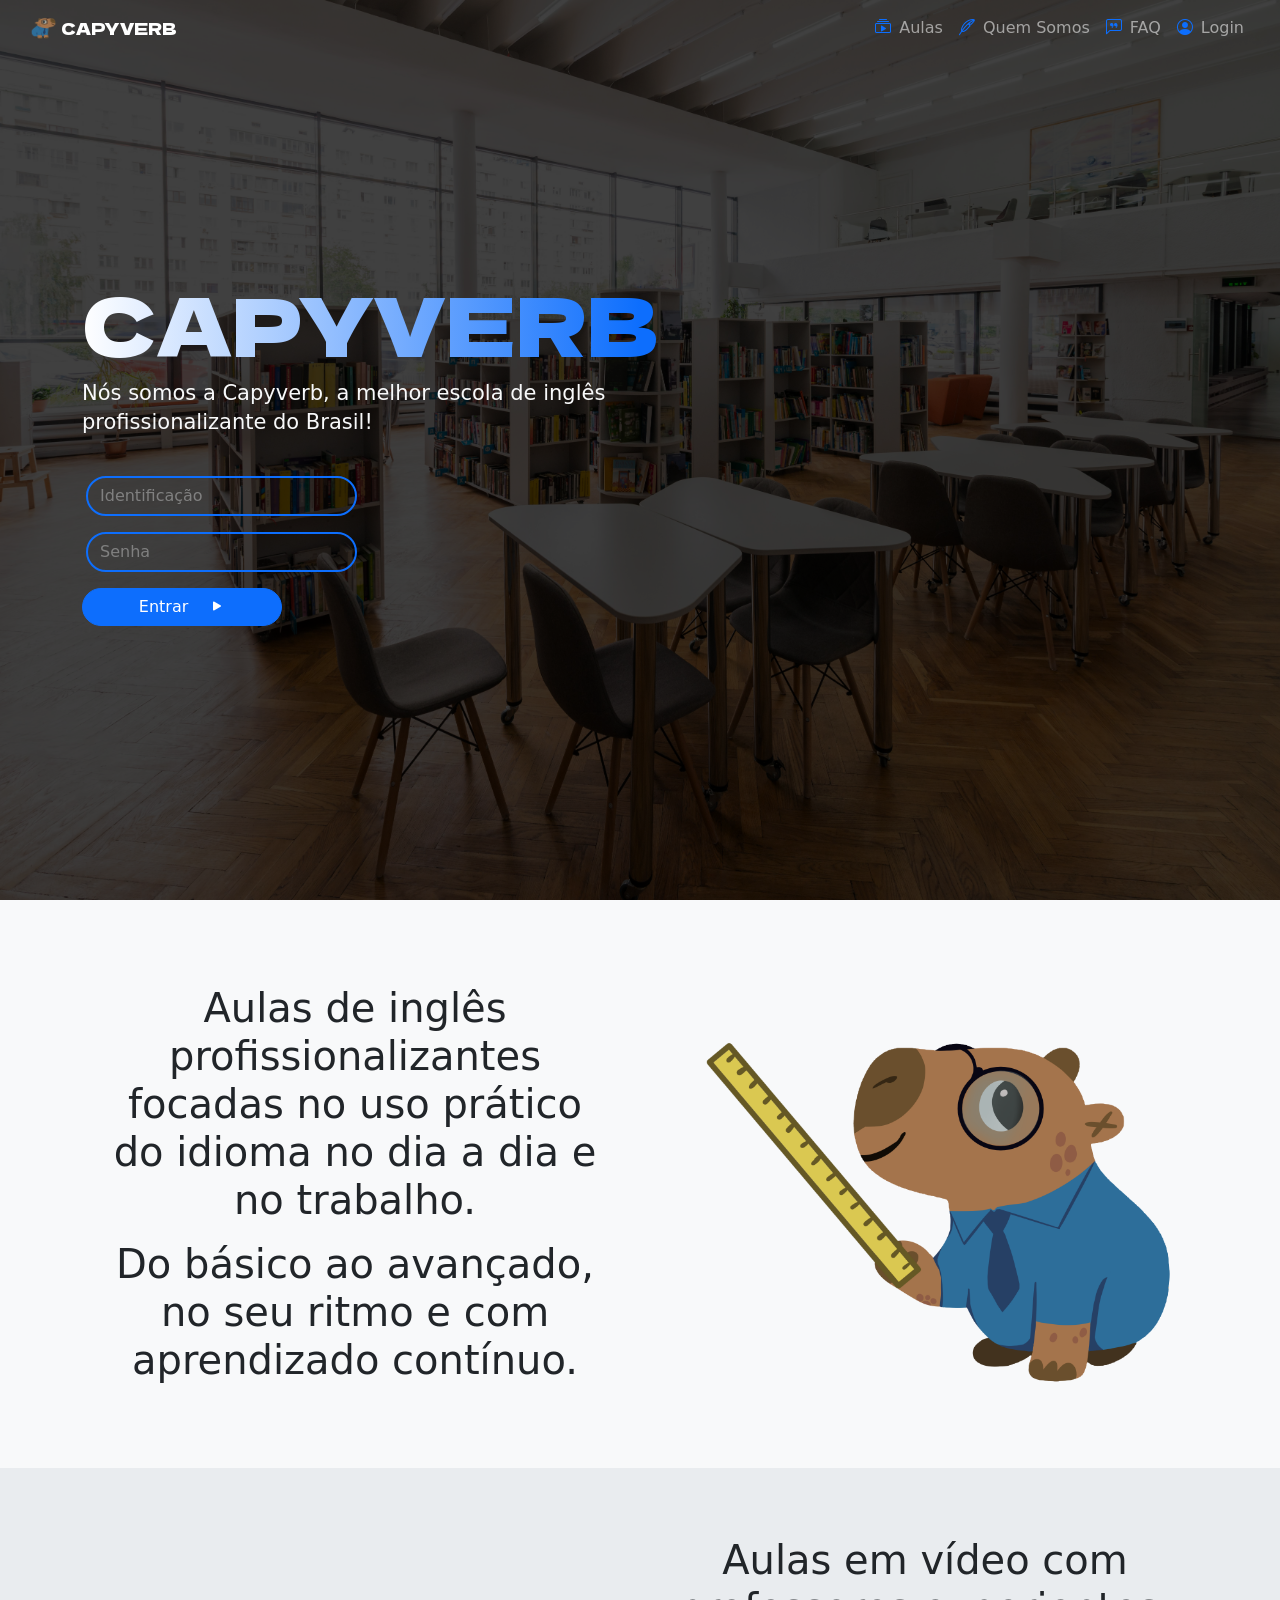
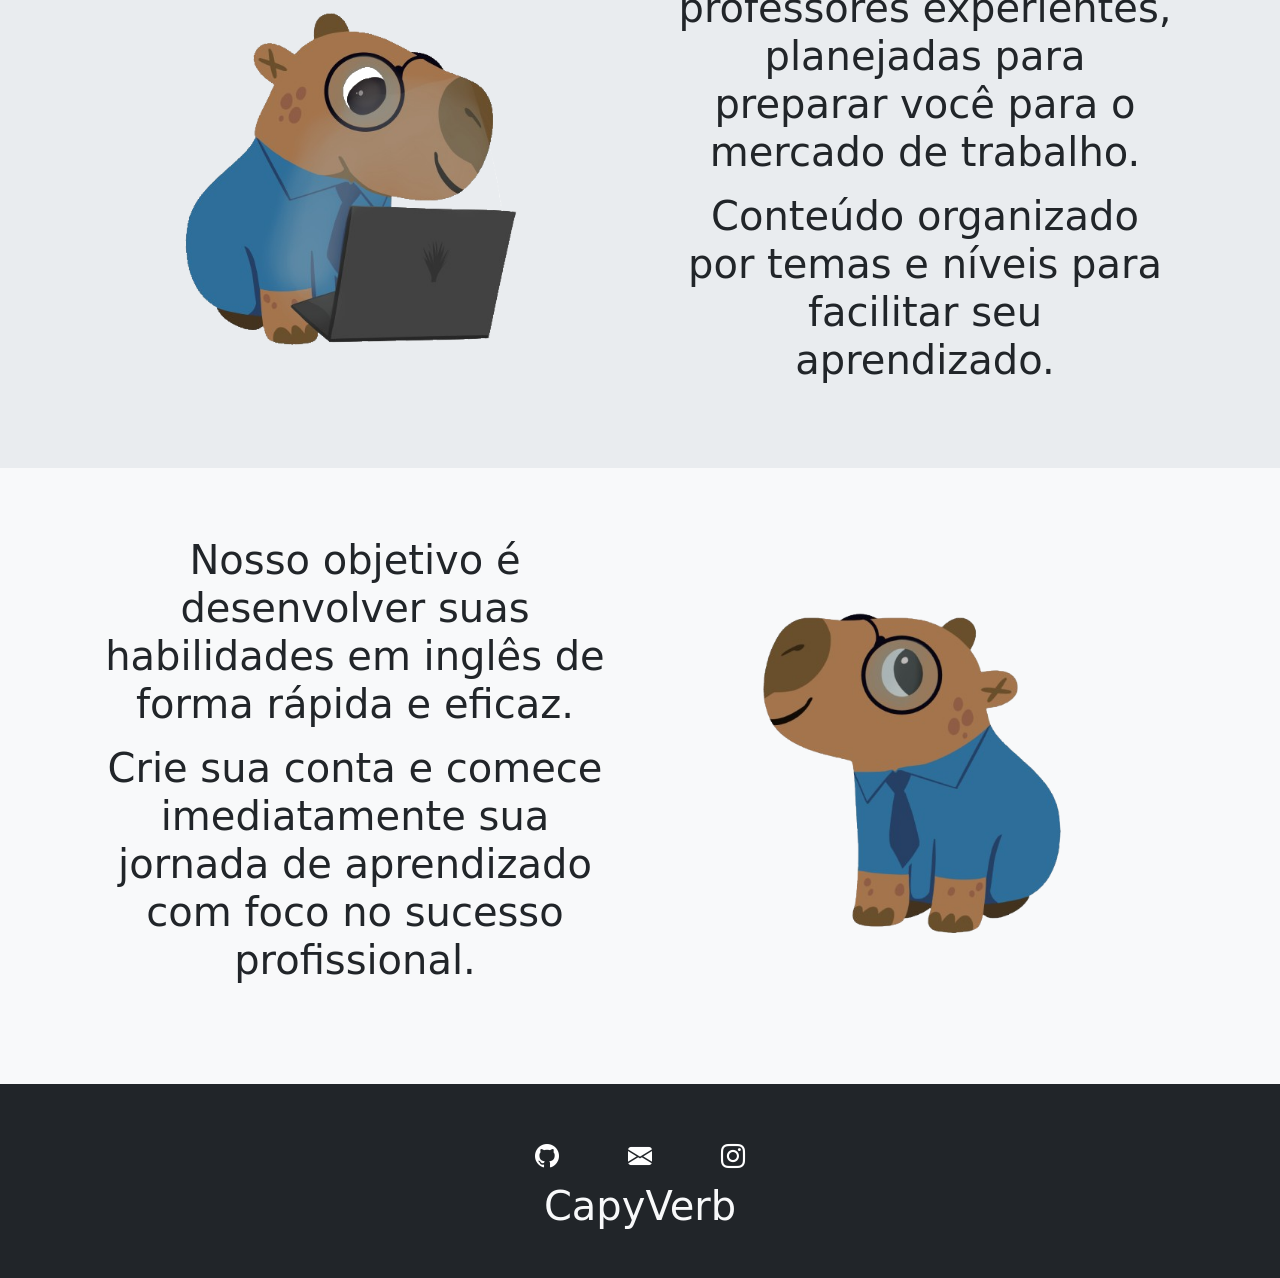
<file: index.html>
<!DOCTYPE html>
<html lang="pt-br">
	<head> 
	<meta charset="utf-8"> 
	<meta name="author" content="Sexteto sinistro">
	<meta name="keywords" content="english, verb, capybara">
	<meta name="description" content="Capyverb - Escola de idiomas">
    <link href="https://cdn.jsdelivr.net/npm/bootstrap@5.3.3/dist/css/bootstrap.min.css" rel="stylesheet" integrity="sha384-QWTKZyjpPEjISv5WaRU9OFeRpok6YctnYmDr5pNlyT2bRjXh0JMhjY6hW+ALEwIH" crossorigin="anonymous">
    <script src="https://cdn.jsdelivr.net/npm/bootstrap@5.3.3/dist/js/bootstrap.bundle.min.js" integrity="sha384-YvpcrYf0tY3lHB60NNkmXc5s9fDVZLESaAA55NDzOxhy9GkcIdslK1eN7N6jIeHz" crossorigin="anonymous"></script>
	
	<title>Capyverb</title>
  <link rel="icon" href="assets/capyverbflip.png">

    <!-- Link das fontes e Icones -->

    <link rel="preconnect" href="https://fonts.googleapis.com">
    <link rel="preconnect" href="https://fonts.gstatic.com" crossorigin>
    <link href="https://fonts.googleapis.com/css2?family=Dela+Gothic+One&display=swap" rel="stylesheet">

    <link rel="stylesheet" href="https://cdn.jsdelivr.net/npm/bootstrap-icons@1.13.1/font/bootstrap-icons.min.css">

    <!-- CSS e JAVASCRIPT -->
    <link rel="stylesheet" href="stylesindex.css">

  	</head> 

    <body class="bg-light">

      <div class="spinner-wrapper">
        <div class="spinner-border text-primary" style="width: 3rem; height: 3rem;" role="status">
          <span class="visually-hidden">Loading...</span>
        </div>
      </div>

      <nav class="navbar navbar-expand-md navbar-dark fixed-top ps-3 pe-3">
        <div class="container-fluid">
          
          <a class="navbar-brand" href="index.html"><img src="assets/capyverbflip.png" alt="Logo" width="30" height="24" class="d-inline-block align-text-top"> CAPYVERB</a>
          <button class="navbar-toggler" type="button" data-bs-toggle="collapse" data-bs-target="#navbarNav" aria-controls="navbarNav" aria-expanded="false" aria-label="Toggle navigation">
            <span class="navbar-toggler-icon"></span>
          </button>
          <div class="collapse navbar-collapse" id="navbarNav">
            <ul class="navbar-nav ms-auto">
              <li class="nav-item">
                <a class="nav-link" href="aulas.html"><i class="bi bi-collection-play text-primary pe-2"></i>Aulas</a>
              </li>
              <li class="nav-item">
                <a class="nav-link" href="#"><i class="bi bi-feather text-primary pe-2"></i>Quem Somos</a>
              </li>
              <li class="nav-item">
                <a class="nav-link" href="#"><i class="bi bi-chat-left-quote text-primary pe-2"></i>FAQ</a>
              </li>
              <li class="nav-item">
                <a class="nav-link" href="login.html"><i class="bi bi-person-circle text-primary pe-2"></i>Login</a>
              </li>

              <!-- class="active" aria-current="page" (makes a link highlighted)-->
              <!-- class="disabled" aria-disabled="true" (makes a link disabled)-->
            </ul>
          </div>
        </div>
      </nav>

        <img class="bg-img" src="assets/saladeaula.jpg" alt="Bg Image">
        <div class="banner mb-3">
          <div class="container">
            <h1 id="capyverbtitle">
              CAPYVERB
            </h1>

            <h4 id="lead">
              <small class="text-light">Nós somos a Capyverb, a melhor escola de inglês profissionalizante do Brasil!</small>
            </h4>

            <div id="divlogin">
              <form class="row g-3 needs-validation" novalidate>
              <div class="container">
                  <div id="campologin" class="input-group mb-3 mt-5">
                    <input type="text" class="form-control rounded-5" placeholder="Identificação" aria-label="Identificação">
                  </div>
                </div>
              <div class="container">
                
                  <div id="camposenha" class="input-group mb-3">
                    <input type="password" class="form-control rounded-5" placeholder="Senha" aria-label="Senha">
                  </div>
                </div>
              </div>
              <div class="col-12">
                <button class="btn btn-primary rounded-5" type="submit" id="botaoentrar">Entrar <i class="bi bi-play-fill ms-3"></i></button>
              </div>
              </form>
            </div>

          </div>

        </div>


        <div class="container py-5">

          <!-- Bloco 1 -->
          <div class="position-relative display-6">
            <div class="row">
              <div class="col-md-6">
                <div class="content-box">
                  <p>Aulas de inglês profissionalizantes focadas no uso prático do idioma no dia a dia e no trabalho.</p>
                  <p>Do básico ao avançado, no seu ritmo e com aprendizado contínuo.</p>

                  <!-- Imagem mobile -->
                  <img src="assets/book.png"
                    alt="Imagem Mobile 1"
                    class="img-fluid mt-3 d-block d-md-none w-100 rounded"
                    style="object-fit: fill;">
                </div>
              </div>
            </div>
            
            <!-- Imagem desktop -->
            <div class="d-none d-md-flex position-absolute top-0 end-0 col-md-6 h-100 align-items-center justify-content-center">
              <img src="assets/capyverbregua.png"
                  alt="Imagem Desktop 1"
                  class="img-fluid">
            </div>
          </div>

        </div>
        <div class="bg-body-secondary">

          <div class="container py-5">
  
            <!-- Bloco 2 -->
            <div class="position-relative display-6">
              <div class="row">
  
                <!-- Imagem desktop -->
                <div class="d-none d-md-flex position-relative top-0 end-0 col-md-6 order-md-1 align-items-center justify-content-center">
                  <img src="assets/capyverbnotebook.png"
                      alt="Imagem Desktop 1"
                      class="img-fluid h-75">
                </div>
  
                <div class="col-md-6 order-md-2">
                  <div class="content-box">
                    <p>Aulas em vídeo com professores experientes, planejadas para preparar você para o mercado de trabalho.</p>
                    <p>Conteúdo organizado por temas e níveis para facilitar seu aprendizado.</p>
          
                    <!-- Imagem mobile -->
                    <img src="assets/library.png"
                      alt="Imagem Mobile 1"
                      class="img-fluid mt-3 d-block d-md-none w-100 rounded"
                      style="object-fit: fill;">
                  </div>
                </div>
              </div>
  
            </div>
        </div>

        </div>
        <div class="container py-5">

          <!-- Bloco 3 -->
          <div class="position-relative display-6">
            <div class="row">
              <div class="col-md-6">
                <div class="content-box">
                  <p>Nosso objetivo é desenvolver suas habilidades em inglês de forma rápida e eficaz.</p>
                  <p>Crie sua conta e comece imediatamente sua jornada de aprendizado com foco no sucesso profissional.</p>

                  <!-- Imagem mobile -->
                  <img src="assets/teach.png"
                    alt="Imagem Mobile 1"
                    class="img-fluid mt-3 d-block d-md-none w-100 rounded"
                    style="object-fit: fill;">
                </div>
              </div>
            </div>
            
            <!-- Imagem desktop -->
            <div class="d-none d-md-flex position-absolute top-0 end-0 col-md-6 h-100 align-items-center justify-content-center">
              <img src="assets/capyverb.png"
                  alt="Imagem Desktop 1"
                  class="img-fluid h-75">
            </div>
          </div>

          

        </div>

        <script>

          // CHANGE NAVBAR OPACITY
          const navEl = document.querySelector('.navbar');
          
          window.addEventListener('scroll', () =>{
            if (window.scrollY >= 56){
              navEl.classList.remove('navbar-dark')
              navEl.classList.add('navbar-scrolled')
            } else if (window.scrollY < 56 ){
              navEl.classList.add('navbar-dark')
              navEl.classList.remove('navbar-scrolled')
            }
          });


          // LOADING SPINNER
          const spinnerWrapperEl = document.querySelector('.spinner-wrapper'); //Seleciona o elemento

                                                  //Apaga o spinner ao carregar a página

          window.addEventListener('load', () => {
              spinnerWrapperEl.style.opacity = '0';

              setTimeout(() => {
                  spinnerWrapperEl.style.display = 'none';
              }, 200);
          });

          document.addEventListener("DOMContentLoaded", function () {
            const navbar = document.querySelector(".navbar");
            const navbarCollapse = document.querySelector(".navbar-collapse");

            // Quando o menu abre
            navbarCollapse.addEventListener("show.bs.collapse", function () {
              navbar.classList.add("navbar-scrolled");
              navbar.classList.remove("navbar-dark");
            });

            // Quando o menu fecha
            navbarCollapse.addEventListener("hidden.bs.collapse", function () {
              // Se o usuário ainda está no topo, volta a ser transparente
              if (window.scrollY === 0) {
                navbar.classList.remove("navbar-scrolled");
                navbar.classList.add("navbar-dark");
              }
            });
          });

          // COPIA EMAIL PARA A AREA DE TRANSFERENCIA
          function copiarParaClipboard(elemento) {
            const texto = elemento.getAttribute("data-copy");
            navigator.clipboard.writeText(texto)
              .then(() => {
                // Feedback simples
                elemento.innerHTML = '<i class="bi bi-check-circle-fill fs-4"></i>';
                setTimeout(() => {
                  elemento.innerHTML = '<i class="bi bi-envelope-fill fs-4"></i>';
                }, 1000); // volta para o ícone original depois de 2 segundos
              })
              .catch(err => {
                console.error("Erro ao copiar:", err);
                alert("Erro ao copiar!");
              });
          }

        </script>

        <footer class="bg-dark py-5 mt-3">

          <div class="container text-light text-center">

            <div class="container w-25">

              <div class="row">
                <div class="col-4 col-sm-4">
                  <button type="button" class="btn" onclick="location.href='https://github.com/capyverb'"><i class="bi bi-github fs-4"></i></button>
                </div>
                <div class="col-4 col-sm-4">
                  <button type="button" class="btn" data-copy="capyverb@outlook.com" onclick="copiarParaClipboard(this)"><i class="bi bi-envelope-fill fs-4"></i></button>
                </div>
                <div class="col-4 col-sm-4">
                  <button type="button" class="btn" onclick="location.href='http://example.com'"><i class="bi bi-instagram fs-4"></i></button>
                </div>
              </div>
                <div class="display-6">CapyVerb</div>
            </div>

          </div>
        </footer>
    </body>

</html>
</file>
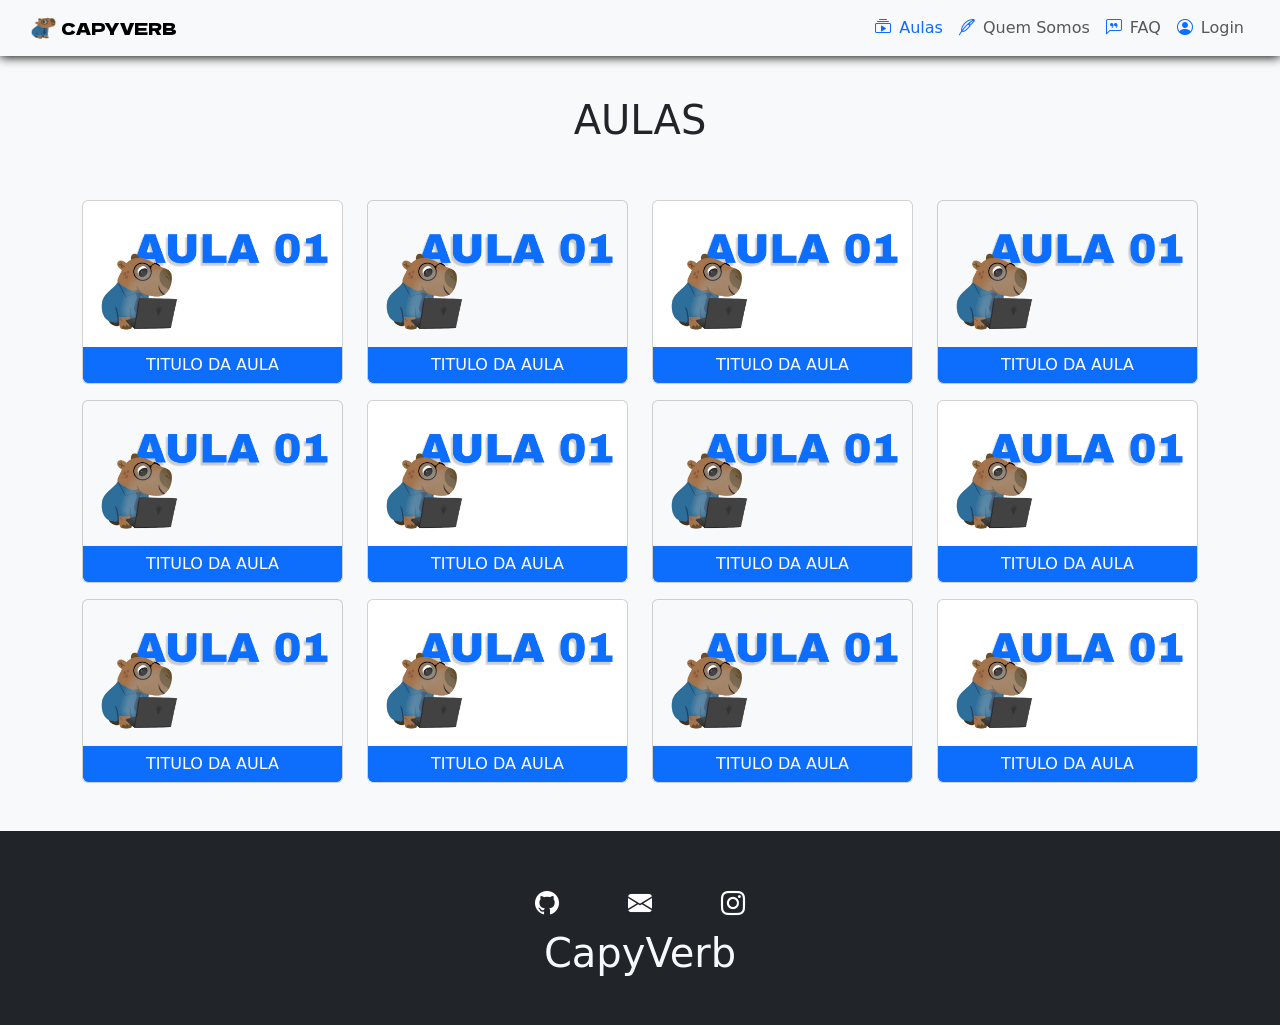
<file: aulas.html>
<!DOCTYPE html>
<html lang="pt-br">
	<head> 
	<meta charset="utf-8"> 
	<meta name="author" content="Sexteto sinistro">
	<meta name="keywords" content="english, verb, capybara">
	<meta name="description" content="Capyverb - Escola de idiomas">
    <link href="https://cdn.jsdelivr.net/npm/bootstrap@5.3.3/dist/css/bootstrap.min.css" rel="stylesheet" integrity="sha384-QWTKZyjpPEjISv5WaRU9OFeRpok6YctnYmDr5pNlyT2bRjXh0JMhjY6hW+ALEwIH" crossorigin="anonymous">
    <script src="https://cdn.jsdelivr.net/npm/bootstrap@5.3.3/dist/js/bootstrap.bundle.min.js" integrity="sha384-YvpcrYf0tY3lHB60NNkmXc5s9fDVZLESaAA55NDzOxhy9GkcIdslK1eN7N6jIeHz" crossorigin="anonymous"></script>
	
	<title>Capyverb - Aulas</title>
  <link rel="icon" href="assets/capyverbflip.png">

    <!-- Link das fontes e Icones -->

    <link rel="preconnect" href="https://fonts.googleapis.com">
    <link rel="preconnect" href="https://fonts.gstatic.com" crossorigin>
    <link href="https://fonts.googleapis.com/css2?family=Dela+Gothic+One&display=swap" rel="stylesheet">

    <link rel="stylesheet" href="https://cdn.jsdelivr.net/npm/bootstrap-icons@1.13.1/font/bootstrap-icons.min.css">

    <!-- CSS e JAVASCRIPT -->
    <link rel="stylesheet" href="stylesindex.css">

  	</head> 

    <body class="bg-light">

      <div class="spinner-wrapper">
        <div class="spinner-border text-primary" style="width: 3rem; height: 3rem;" role="status">
          <span class="visually-hidden">Loading...</span>
        </div>
      </div>

      <nav class="navbar navbar-expand-sm navbar-scrolled fixed-top ps-3 pe-3">
        <div class="container-fluid">
          
          <a class="navbar-brand" href="index.html"><img src="assets/capyverbflip.png" alt="Logo" width="30" height="24" class="d-inline-block align-text-top"> CAPYVERB</a>
          <button class="navbar-toggler" type="button" data-bs-toggle="collapse" data-bs-target="#navbarNav" aria-controls="navbarNav" aria-expanded="false" aria-label="Toggle navigation">
            <span class="navbar-toggler-icon"></span>
          </button>
          <div class="collapse navbar-collapse" id="navbarNav">
            <ul class="navbar-nav ms-auto">
              <li class="nav-item">
                <a class="nav-link active text-primary" aria-current="page" href="aulas.html"><i class="bi bi-collection-play text-primary pe-2"></i>Aulas</a>
              </li>
              <li class="nav-item">
                <a class="nav-link" href="#"><i class="bi bi-feather text-primary pe-2"></i>Quem Somos</a>
              </li>
              <li class="nav-item">
                <a class="nav-link" href="#"><i class="bi bi-chat-left-quote text-primary pe-2"></i>FAQ</a>
              </li>
              <li class="nav-item">
                <a class="nav-link" href="login.html"><i class="bi bi-person-circle text-primary pe-2"></i>Login</a>
              </li>

              <!-- class="active" aria-current="page" (makes a link highlighted)-->
              <!-- class="disabled" aria-disabled="true" (makes a link disabled)-->
            </ul>
          </div>
        </div>
      </nav>

        <div class="text-center container mt-5 py-5">
          <h1 id="aulastitle">
            AULAS
          </h1>
        </div>


        <div class="container mb-5" id="conteudoaulas">

          <div class="row mb-3">
            <div class="col-6 col-sm-3 mb-3 mb-sm-0">
              <div class="card text-center">
                <a href="#"><img src="assets/aulacover.png" class="card-img-top" alt=""></a>
                <div class="card-body py-0 px-0">
                  <a href="#" class="btn btn-primary rounded-top-0 w-100">TITULO DA AULA</a>
                </div>
              </div>
            </div>
            <div class="col-6 col-sm-3">
              <div class="card text-center bg-light">
                <a href="#"><img src="assets/aulacover.png" class="card-img-top" alt=""></a>
                <div class="card-body py-0 px-0">
                  <a href="#" class="btn btn-primary rounded-top-0 w-100">TITULO DA AULA</a>
                </div>
              </div>
            </div>
            <div class="col-6 col-sm-3">
              <div class="card text-center">
                <a href="#"><img src="assets/aulacover.png" class="card-img-top" alt=""></a>
                <div class="card-body py-0 px-0">
                  <a href="#" class="btn btn-primary rounded-top-0 w-100">TITULO DA AULA</a>
                </div>
              </div>
            </div>
            <div class="col-6 col-sm-3">
              <div class="card text-center bg-light">
                <a href="#"><img src="assets/aulacover.png" class="card-img-top" alt=""></a>
                <div class="card-body py-0 px-0">
                  <a href="#" class="btn btn-primary rounded-top-0 w-100">TITULO DA AULA</a>
                </div>
              </div>
            </div>
          </div>


          <div class="row mb-3">
            <div class="col-6 col-sm-3 mb-3 mb-sm-0">
              <div class="card text-center bg-light">
                <a href="#"><img src="assets/aulacover.png" class="card-img-top" alt=""></a>
                <div class="card-body py-0 px-0">
                  <a href="#" class="btn btn-primary rounded-top-0 w-100">TITULO DA AULA</a>
                </div>
              </div>
            </div>
            <div class="col-6 col-sm-3">
              <div class="card text-center">
                <a href="#"><img src="assets/aulacover.png" class="card-img-top" alt=""></a>
                <div class="card-body py-0 px-0">
                  <a href="#" class="btn btn-primary rounded-top-0 w-100">TITULO DA AULA</a>
                </div>
              </div>
            </div>
            <div class="col-6 col-sm-3">
              <div class="card text-center bg-light">
                <a href="#"><img src="assets/aulacover.png" class="card-img-top" alt=""></a>
                <div class="card-body py-0 px-0">
                  <a href="#" class="btn btn-primary rounded-top-0 w-100">TITULO DA AULA</a>
                </div>
              </div>
            </div>
            <div class="col-6 col-sm-3">
              <div class="card text-center">
                <a href="#"><img src="assets/aulacover.png" class="card-img-top" alt=""></a>
                <div class="card-body py-0 px-0">
                  <a href="#" class="btn btn-primary rounded-top-0 w-100">TITULO DA AULA</a>
                </div>
              </div>
            </div>
          </div>


          <div class="row mb-3">
            <div class="col-6 col-sm-3 mb-3 mb-sm-0">
              <div class="card text-center bg-light">
                <a href="#"><img src="assets/aulacover.png" class="card-img-top" alt=""></a>
                <div class="card-body py-0 px-0">
                  <a href="#" class="btn btn-primary rounded-top-0 w-100">TITULO DA AULA</a>
                </div>
              </div>
            </div>
            <div class="col-6 col-sm-3">
              <div class="card text-center">
                <a href="#"><img src="assets/aulacover.png" class="card-img-top" alt=""></a>
                <div class="card-body py-0 px-0">
                  <a href="#" class="btn btn-primary rounded-top-0 w-100">TITULO DA AULA</a>
                </div>
              </div>
            </div>
            <div class="col-6 col-sm-3">
              <div class="card text-center bg-light">
                <a href="#"><img src="assets/aulacover.png" class="card-img-top" alt=""></a>
                <div class="card-body py-0 px-0">
                  <a href="#" class="btn btn-primary rounded-top-0 w-100">TITULO DA AULA</a>
                </div>
              </div>
            </div>
            <div class="col-6 col-sm-3">
              <div class="card text-center">
                <a href="#"><img src="assets/aulacover.png" class="card-img-top" alt=""></a>
                <div class="card-body py-0 px-0">
                  <a href="#" class="btn btn-primary rounded-top-0 w-100">TITULO DA AULA</a>
                </div>
              </div>
            </div>
          </div>


          

        </div>
        
        <script>


          // LOADING SPINNER
          const spinnerWrapperEl = document.querySelector('.spinner-wrapper'); //Seleciona o elemento

                                                  //Apaga o spinner ao carregar a página

          window.addEventListener('load', () => {
              spinnerWrapperEl.style.opacity = '0';

              setTimeout(() => {
                  spinnerWrapperEl.style.display = 'none';
              }, 200);
          });

          // COPIA EMAIL PARA A AREA DE TRANSFERENCIA
          function copiarParaClipboard(elemento) {
            const texto = elemento.getAttribute("data-copy");
            navigator.clipboard.writeText(texto)
              .then(() => {
                // Feedback simples
                elemento.innerHTML = '<i class="bi bi-check-circle-fill fs-4"></i>';
                setTimeout(() => {
                  elemento.innerHTML = '<i class="bi bi-envelope-fill fs-4"></i>';
                }, 1000); // volta para o ícone original depois de 2 segundos
              })
              .catch(err => {
                console.error("Erro ao copiar:", err);
                alert("Erro ao copiar!");
              });
          }
        </script>

        <footer class="bg-dark py-5 mt-3">

          <div class="container text-light text-center">

            <div class="container w-25">

              <div class="row">
                <div class="col-4 col-sm-4">
                  <button type="button" class="btn" onclick="location.href='https://github.com/capyverb'"><i class="bi bi-github fs-4"></i></button>
                </div>
                <div class="col-4 col-sm-4">
                  <button type="button" class="btn" data-copy="capyverb@outlook.com" onclick="copiarParaClipboard(this)"><i class="bi bi-envelope-fill fs-4"></i></button>
                </div>
                <div class="col-4 col-sm-4">
                  <button type="button" class="btn" onclick="location.href='http://example.com'"><i class="bi bi-instagram fs-4"></i></button>
                </div>
              </div>
                <div class="display-6">CapyVerb</div>
            </div>

          </div>
        </footer>
    </body>

</html>
</file>
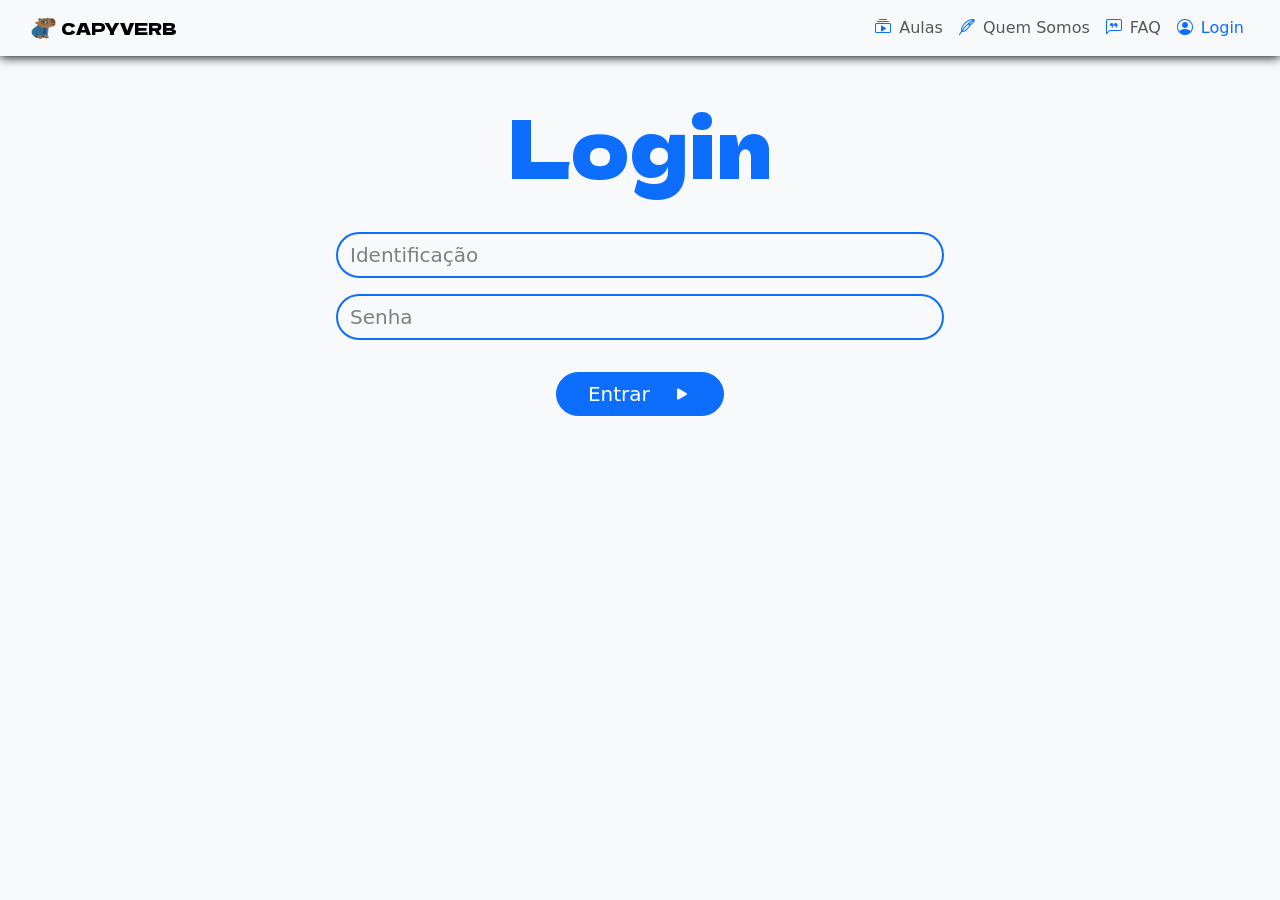
<file: login.html>
<!DOCTYPE html>
<html lang="pt-br">
	<head> 
	<meta charset="utf-8"> 
	<meta name="author" content="Sexteto sinistro">
	<meta name="keywords" content="english, verb, capybara">
	<meta name="description" content="Capyverb - Escola de idiomas">
    <link href="https://cdn.jsdelivr.net/npm/bootstrap@5.3.3/dist/css/bootstrap.min.css" rel="stylesheet" integrity="sha384-QWTKZyjpPEjISv5WaRU9OFeRpok6YctnYmDr5pNlyT2bRjXh0JMhjY6hW+ALEwIH" crossorigin="anonymous">
    <script src="https://cdn.jsdelivr.net/npm/bootstrap@5.3.3/dist/js/bootstrap.bundle.min.js" integrity="sha384-YvpcrYf0tY3lHB60NNkmXc5s9fDVZLESaAA55NDzOxhy9GkcIdslK1eN7N6jIeHz" crossorigin="anonymous"></script>
	
	<title>Capyverb - Login</title>
  <link rel="icon" href="assets/capyverbflip.png">

    <!-- Link das fontes e Icones -->

    <link rel="preconnect" href="https://fonts.googleapis.com">
    <link rel="preconnect" href="https://fonts.gstatic.com" crossorigin>
    <link href="https://fonts.googleapis.com/css2?family=Dela+Gothic+One&display=swap" rel="stylesheet">

    <link rel="stylesheet" href="https://cdn.jsdelivr.net/npm/bootstrap-icons@1.13.1/font/bootstrap-icons.min.css">

    <!-- CSS e JAVASCRIPT -->
    <link rel="stylesheet" href="stylesindex.css">

  	</head> 

    <body class="bg-light">

      <div class="spinner-wrapper">
        <div class="spinner-border text-primary" style="width: 3rem; height: 3rem;" role="status">
          <span class="visually-hidden">Loading...</span>
        </div>
      </div>

      <nav class="navbar navbar-expand-sm navbar-scrolled fixed-top ps-3 pe-3">
        <div class="container-fluid">
          
          <a class="navbar-brand" href="index.html"><img src="assets/capyverbflip.png" alt="Logo" width="30" height="24" class="d-inline-block align-text-top"> CAPYVERB</a>
          <button class="navbar-toggler" type="button" data-bs-toggle="collapse" data-bs-target="#navbarNav" aria-controls="navbarNav" aria-expanded="false" aria-label="Toggle navigation">
            <span class="navbar-toggler-icon"></span>
          </button>
          <div class="collapse navbar-collapse" id="navbarNav">
            <ul class="navbar-nav ms-auto">
              <li class="nav-item">
                <a class="nav-link" href="aulas.html"><i class="bi bi-collection-play text-primary pe-2"></i>Aulas</a>
              </li>
              <li class="nav-item">
                <a class="nav-link" href="#"><i class="bi bi-feather text-primary pe-2"></i>Quem Somos</a>
              </li>
              <li class="nav-item">
                <a class="nav-link" href="#"><i class="bi bi-chat-left-quote text-primary pe-2"></i>FAQ</a>
              </li>
              <li class="nav-item">
                <a class="nav-link active text-primary" aria-current="page" href="login.html"><i class="bi bi-person-circle text-primary pe-2"></i>Login</a>
              </li>

              <!-- class="active" aria-current="page" (makes a link highlighted)-->
              <!-- class="disabled" aria-disabled="true" (makes a link disabled)-->
            </ul>
          </div>
        </div>
      </nav>

        <div class="text-center container mt-5 py-5">
          <h1 id="pagetitle">
            Login
          </h1>
        </div>


        <div class="container mb-5 w-50 d-flex justify-content-center">
            <form class="row g-3 needs-validation" novalidate>
                <div class="container">
                    <div id="campologin" class="input-group mb-3">
                        <input type="text" class="form-control rounded-5 fs-5" placeholder="Identificação" aria-label="Identificação">
                    </div>
                </div>
                <div class="container">
                    <div id="camposenha" class="input-group mb-3">
                    <input type="password" class="form-control rounded-5 fs-5" placeholder="Senha" aria-label="Senha">
                    </div>
                </div>
                <div class="d-flex justify-content-center">
                    <button class="btn btn-primary rounded-5 fs-5" type="submit" id="botaoentrar">Entrar <i class="bi bi-play-fill ms-3"></i></button>
                </div>
            </form>
        </div>
        
        <script>


          // LOADING SPINNER
          const spinnerWrapperEl = document.querySelector('.spinner-wrapper'); //Seleciona o elemento

                                                  //Apaga o spinner ao carregar a página

          window.addEventListener('load', () => {
              spinnerWrapperEl.style.opacity = '0';

              setTimeout(() => {
                  spinnerWrapperEl.style.display = 'none';
              }, 200);
          });

          // COPIA EMAIL PARA A AREA DE TRANSFERENCIA
          function copiarParaClipboard(elemento) {
            const texto = elemento.getAttribute("data-copy");
            navigator.clipboard.writeText(texto)
              .then(() => {
                // Feedback simples
                elemento.innerHTML = '<i class="bi bi-check-circle-fill fs-4"></i>';
                setTimeout(() => {
                  elemento.innerHTML = '<i class="bi bi-envelope-fill fs-4"></i>';
                }, 1000); // volta para o ícone original depois de 2 segundos
              })
              .catch(err => {
                console.error("Erro ao copiar:", err);
                alert("Erro ao copiar!");
              });
          }
        </script>

    </body>

</html>
</file>
<file: stylesindex.css>
body{
    background-color: rgba(var(--bs-light-rgb));
    overflow-x: hidden;
}

p{
    text-align: center;
}

.bg-img{
    height: 100vh;
    width: 100%;
    object-fit: cover;
    position: absolute;
    top: 0;
    left: 0;
    z-index: -1;
    filter: brightness(0.25);
}

.banner{
    padding: 5%;
    display: flex;
    flex-direction: column;
    width: 100%;
    height: 100vh;
    justify-content: center;
}
@media (max-width: 600px) {
    .banner{
        display: flex;
        width: 100%;
        height: 100vh;
        justify-content: center;
        align-items: center;
    }
}

.navbar-brand{
    font-family: "Dela Gothic One", sans-serif;
    font-size: medium;
}
.navbar-brand:hover{
    color: rgba(var(--bs-primary-rgb));
    transition: 0.2s;
}

.nav-link:hover{
    color: rgba(var(--bs-primary-rgb));
}

#capyverbtitle{
    font-family: "Dela Gothic One", sans-serif;
    font-weight: 400;
    font-style: normal;
    font-size: 500%;
    background-image: linear-gradient(90deg, white,rgba(var(--bs-primary-rgb)), rgba(var(--bs-primary-rgb)));
    color: transparent;
    background-clip: text;
}
@media (max-width: 600px){
    #capyverbtitle{
    font-size: 300%;
    }
}

#pagetitle{
    font-family: "Dela Gothic One", sans-serif;
    font-weight: 400;
    font-style: normal;
    font-size: 500%;
    color: rgba(var(--bs-primary-rgb));
}
@media (max-width: 600px){
    #pagetitle{
    font-size: 300%;
    }
}

#lead{
    width: 50%;
}
@media (max-width:600px){
    #lead{
    width: 100%;
    }
}

#divlogin{
    width: 25%;
}
@media (max-width: 600px) {
    #divlogin{
    width: 50%;
}
}

.form-control{
    transition: all 0.5s;
    border: 2px solid rgba(var(--bs-primary-rgb));
    background-color: transparent;
}
.form-control::placeholder{
    color: gray;
}
#botaoentrar{
    padding-left: 5%;
    padding-right: 5%;
    border: 1px solid rgba(var(--bs-primary-rgb));
    background-color: rgba(var(--bs-primary-rgb));
}
#botaoentrar:hover{
    border: 1px solid rgba(var(--bs-primary-rgb));
    background-color: white;
    color: rgba(var(--bs-primary-rgb));
}
i{
    color: white;
}
#botaoentrar:hover i{
    transition: all, 0.5s;
    color: rgba(var(--bs-primary-rgb));
}

.bi:hover{
    transition: all, 0.5s;
    color: rgba(var(--bs-primary-rgb));
}


.navbar{
    transition: all 0.5s;
}
.navbar-scrolled{
    background-color: rgba(var(--bs-light-rgb));
    box-shadow: 0 1px 10px rgba(0, 0, 0, 10);
}

.spinner-wrapper{
    background-color: #f8f9fa;
    position: fixed;
    top: 0;
    left: 0;
    width: 100%;
    height: 100%;
    z-index: 9999;
    display: flex;
    justify-content: center;
    align-items: center;
    transition: all 0.5s;
}

.content-box {
      padding: 20px;
      border-radius: 0.5rem;
      position: relative;
      z-index: 1;
}

.btn:hover{
    i{
        transition: all, 0.2s;
        color: rgba(var(--bs-primary-rgb));
    }

}

.card {
  transition: all 0.2s;

  .btn {
    position: relative;
    overflow: hidden;
    background-color: rgba(var(--bs-primary-rgb));
    color: #fff;
    border: none;
    transition: color 0.2s ease-in;
    z-index: 1;

    &::after {
      content: '';
      position: absolute;
      top: 0;
      left: 0;
      width: 100%;
      height: 100%;
      background-color: rgba(var(--bs-primary-rgb));
      z-index: -1;
      transition: transform 0.2s ease-in-out;
      transform: translateY(0);
    }
  }

  &:hover {
    border: 1px solid rgba(var(--bs-primary-rgb));

    .btn {
      color: rgba(var(--bs-primary-rgb));
      background-color: transparent;

      &::after {
        transform: translateY(100%);
      }
    }
  }
}

/* MENU MOBILE FULLSCREEN - só para telas pequenas */
@media (max-width: 767.98px) {
    .navbar-collapse {
        position: fixed;
        top: 56px; /* altura da navbar */
        left: 0;
        width: 100%;
        height: calc(100% - 56px);
        background-color: rgba(var(--bs-light-rgb));
        padding: 2rem;
        display: flex;
        flex-direction: column;
        justify-content: flex-start;
        align-items: flex-start;
        transition: transform 0.3s ease-in-out;
        transform: translateX(100%); /* escondido por padrão */
        z-index: 999;
    }

    .navbar-collapse.show {
        transform: translateX(0); /* aparece */
    }

    /* LINKS MOBILE */
    .navbar-collapse .nav-link {
        font-size: 1.5rem;
        margin-bottom: 1.5rem;
        display: flex;
        align-items: center;
        justify-content: flex-start; /* conteúdo colado à esquerda */
        padding-left: 0;  /* remove padding padrão */
    }

    .navbar-collapse .nav-link i {
        margin-right: 10px;
        margin-left: 0;
        font-size: 1.6rem;
    }

    .navbar-collapse ul.navbar-nav {
        width: 100%;
        padding-left: 0;
        margin-left: 0;
    }

    .navbar-collapse .nav-item {
        width: 100%;
    }
}
</file>
